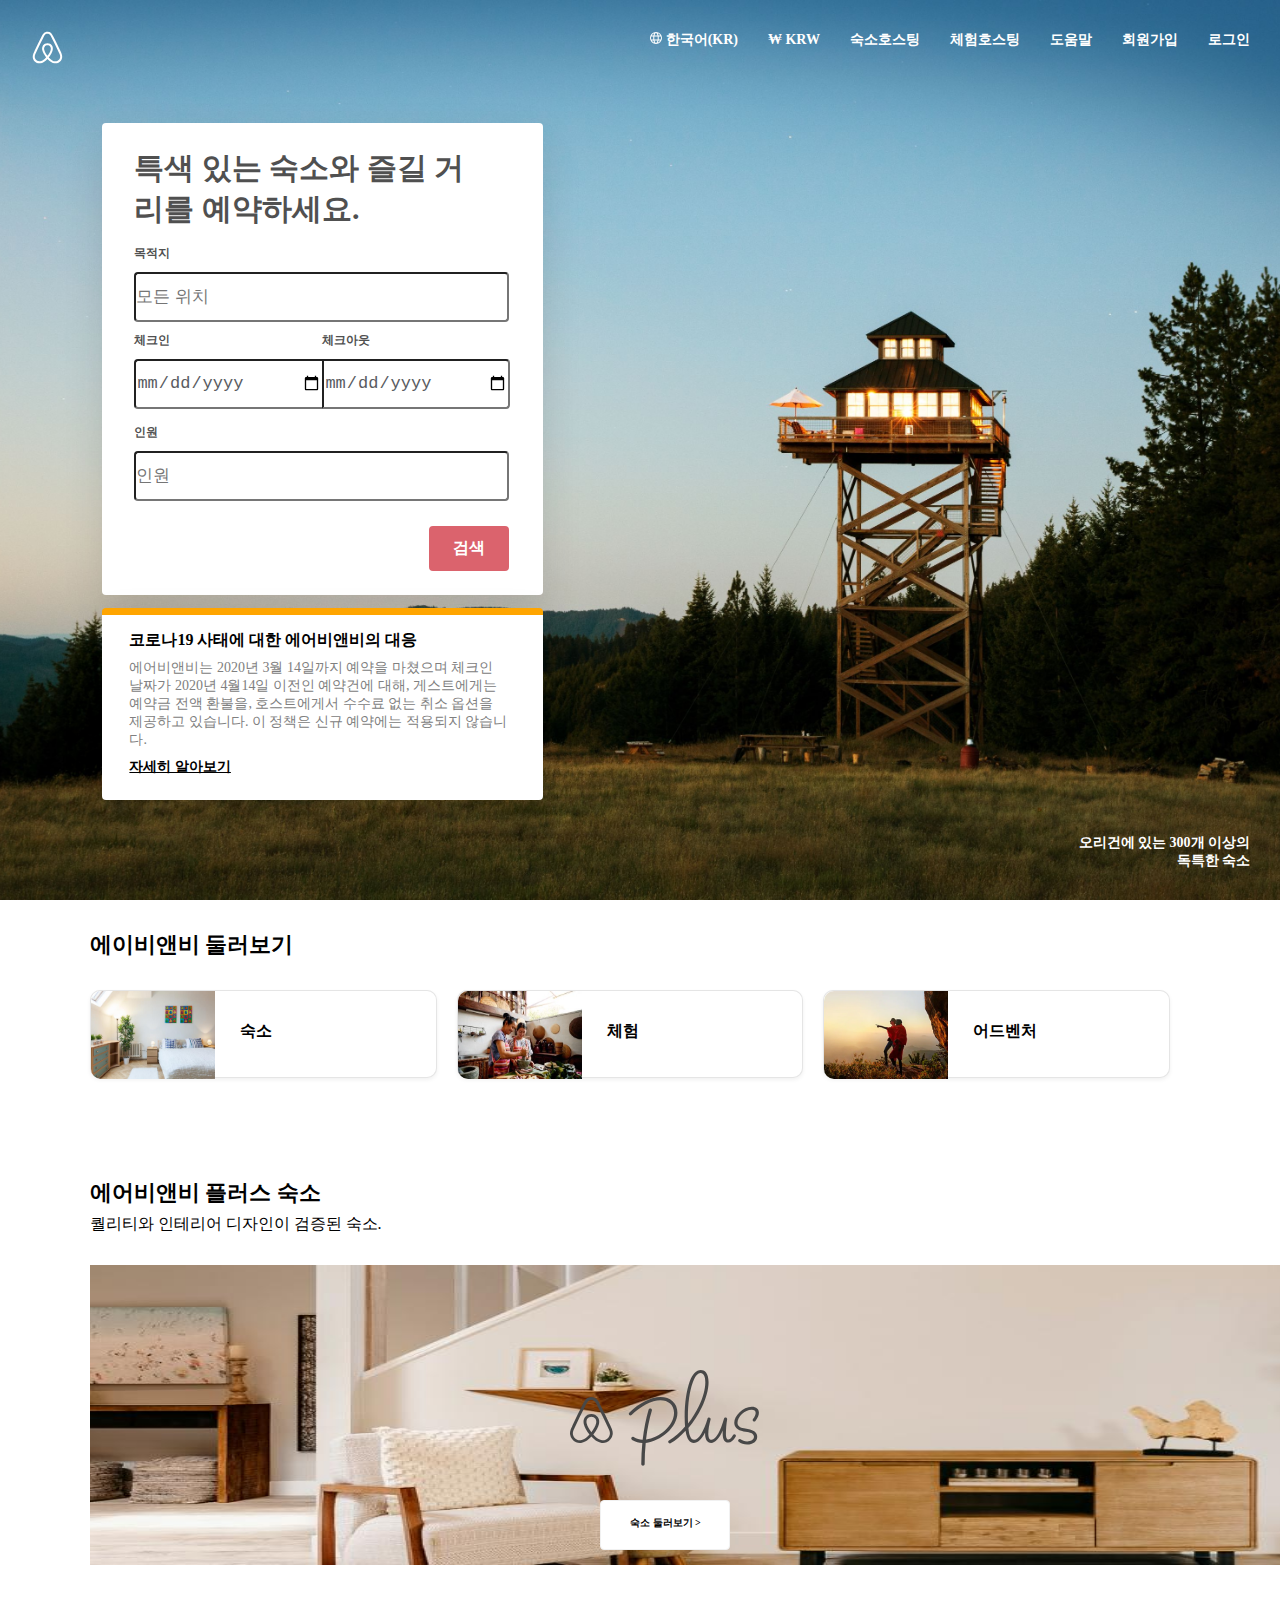
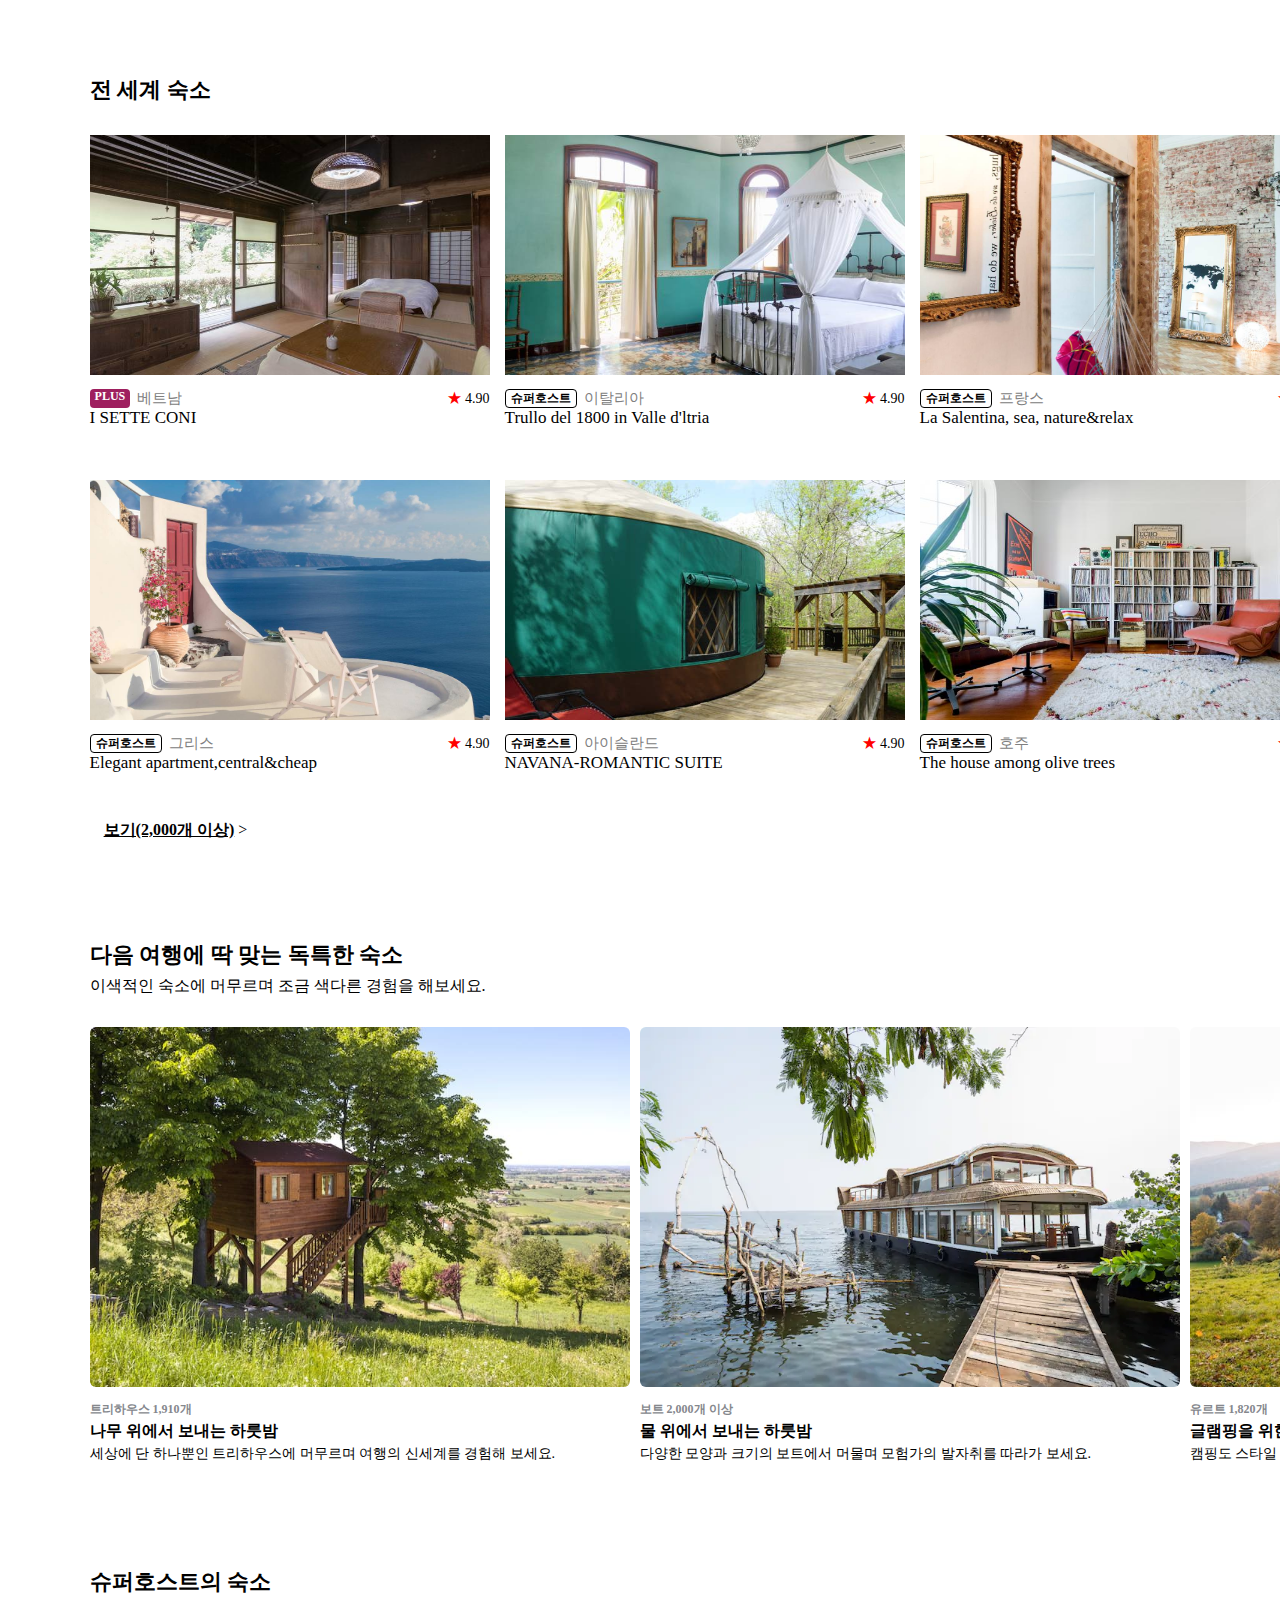
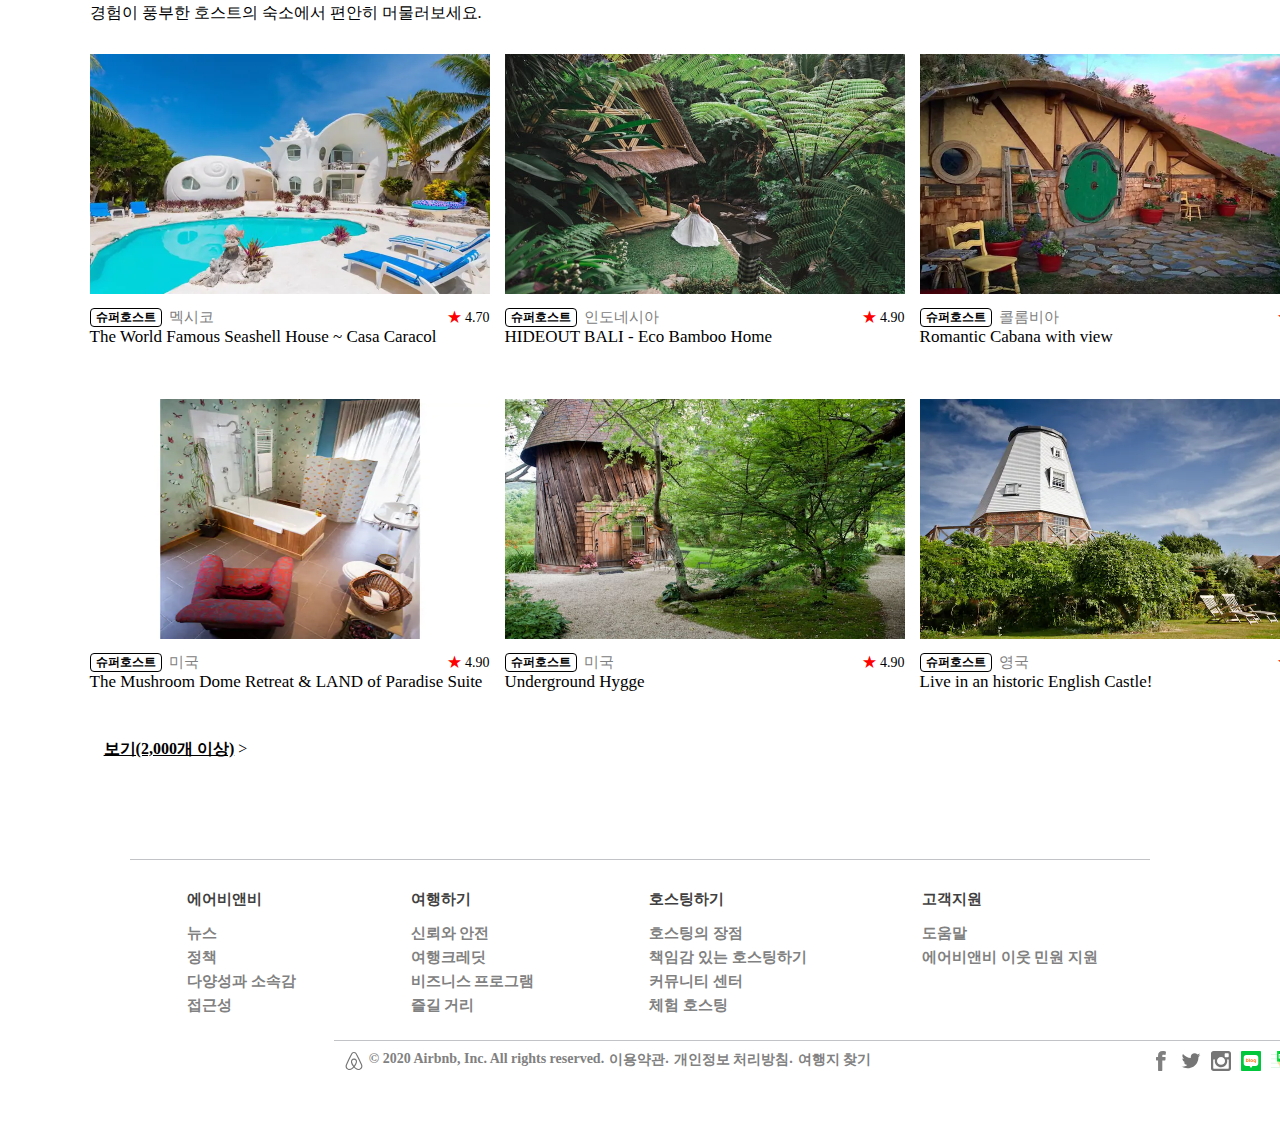
<file: index.html>
<!DOCTYPE html>
<html lang="ko">
  <head>
    <meta charset="UTF-8" />
    <meta name="viewport" content="width=device-width, initial-scale=1.0" />
    <title>

      에어비앤비
    </title>
    <link href="img/air.ico" rel="shortcut icon" type="image/x-icon" />
    <link rel="stylesheet" href="css/main.css" />
    <link rel="stylesheet" href="css/join.css" />
    <link rel="stylesheet" href="css/login-1.css" />
  </head>
  <body>
    <!-- 첫페이지(main-page) -->
    <header id="main-page" class="main-page">
      <nav class="main-nav">
        <div class="logo">
          <a href="index.html"><img src="img/logo.svg" width="35px"/></a>
        </div>
        <div class="item">
          <a href="#" ><img src="img/earth.svg" width="12px" />&nbsp한국어(KR)</a>
        </div>
        <div class="item">
          <a href="#" >&#8361; KRW</a>
        </div>
        <div class="item">
          <a href="#" >숙소호스팅</a>
        </div>
        <div class="item">
          <a href="#" >체험호스팅</a>
        </div>
        <div class="item">
          <a href="#" >도움말</a>
        </div>
        <div class="item">
          <a href="#" onclick="join_open()" >회원가입</a>
        </div>

        <div class="item">
          <a href="#" onclick="login_open()" >로그인</a>
        </div>
      </nav>

      <div class="main-form">
        <div class="text">
          특색 있는 숙소와 즐길 거리를 예약하세요.
        </div>
        <div class="p1">
          <div class="d1">
            목적지
          </div>
          <div class="d3">
            <input type="text" class="d3" placeholder="모든 위치" />
          </div>
        </div>
        <div class="p2">
          <div class="s1">
            <div class="d1">
              체크인
            </div>
            <div class="b2">
              <input type="date" class="day1" placeholder="년. 월. 일." />
            </div>
          </div>

          <div class="s2">
          <div class="d1">
            체크아웃
          </div>
          <div class="c2">
            <input type="date" class="day2" placeholder="년. 월. 일." />
          </div>
        </div>
      </div>

        <div class="p3">
          <div class="d1">
            인원
          </div>
          <div class="pp2">
            <input type="text" class="pp3" placeholder="인원" />
          </div>
        </div>
        <div class="search">
          <button type="submit" class="searchbtn">검색
        </div>
      </div>
      <div class="sub-form">
        <div class="t1">
          코로나19 사태에 대한 에어비앤비의 대응
        </div>
        <div class="t2">
          에어비앤비는 2020년 3월 14일까지 예약을 마쳤으며 체크인 날짜가 2020년
          4월14일 이전인 예약건에 대해, 게스트에게는 예약금 전액 환불을,
          호스트에게서 수수료 없는 취소 옵션을 제공하고 있습니다. 이 정책은 신규
          예약에는 적용되지 않습니다.
        </div>
        <div class="t3"><a href="">자세히 알아보기</a></div>
      </div>

      <div class="bottom-text">
        <a href="">오리건에 있는 300개 이상의 <br />독특한 숙소</a>
      </div>
    </header>
  <!-- 첫페이지(main-page) 끝 -->

  <!-- 서브페이지 시작-->
  <main class="sub-page">
    <!-- 에어비앤비 둘러보기 시작 -->
    <section class="look-around">
      <div class ="text-1">에이비앤비 둘러보기</div>
      <div class="wrapper">
        <div class="home">
          <div class="picture">
            <img src = "img/room.jpg" alt="방">
          </div>
          <div class="text">
            <div class="text-2">숙소</div>
          </div>
        </div>
        <div class="home">
          <div class="picture">
            <img src = "img/acting.jpg"  alt="체험">
          </div>
          <div class="text">
            <div class="text-2">체험</div>
          </div>
        </div>
        <div class="home">
          <div class="picture">
            <img src = "img/cl.webp" alt="어드벤처">
          </div>
          <div class="text">
            <div class="text-2">어드벤처</div>
          </div>
        </div>
      </div>
    </section>
    <!-- 에어비앤비 둘러보기 끝 -->
    <!-- 에어비앤비 Luxe를 만나 시작 -->
    <section class="plus">
      <div class="text-1">에어비앤비 플러스 숙소</div>
      <div class="text-3">퀄리티와 인테리어 디자인이 검증된 숙소.</div>
      <div class="wrapper-1">
        <div class="bg"></div>
        <div class="bg-text">
          <img src="img/logo plus.svg">
          <div class="bg-btn">숙소 둘러보기  ></div>
        </div>
      </div>
    </section>
    <!-- 에어비앤비 끝 -->
    <!-- 전세계숙소 시작 -->
    <section class ="house">
      <div class ="text-1">전 세계 숙소</div>

    <div class="container">
      <div class="box">
        <img src="img/1.jpg" />
        <div class="flex">
          <div class="flex_1">
          <div class="host_1">PLUS</div>
          <div class="title">베트남</div>
        
        </div>
      <div class="flex_2">
          <div class="star"><span>&starf;</span> 4.90</div>
          </div>
         
        </div>
        <div class="detail">I SETTE CONI</div>
        </div>
      
      <div class="box">
        <img src="img/2.jpg" />
        <div class="flex">
          <div class="flex_1">
          <div class="host">슈퍼호스트</div>
          <div class="title">이탈리아</div>
        </div>
        <div class="flex_2">
            <div class="star"><span>&starf;</span> 4.90</div>
            </div>
          </div>
          <div class="detail">Trullo del 1800 in Valle d'ltria</div>
        </div>
     
      <div class="box">
        <img src="img/3.jpg" />
        <div class="flex">
          <div class="flex_1">
          <div class="host">슈퍼호스트</div>
          <div class="title">프랑스</div>
        </div>
        <div class="flex_2">
            <div class="star"><span>&starf;</span> 4.90</div>
            </div>
          </div>
          <div class="detail">La Salentina, sea, nature&relax</div>
        </div>
     
      <div class="box">
        <img src="img/4.jpg" />
        <div class="flex">
          <div class="flex_1">
          <div class="host">슈퍼호스트</div>
          <div class="title">포루투갈</div>
        </div>
        <div class="flex_2">
            <div class="star"><span>&starf;</span> 4.90</div>
            </div>
          </div>
          <div class="detail">Holiday in Style at This Elegant</div>
      </div>
          <div class="box">
            <img src="img/5.jpg" />
            <div class="flex">
              <div class="flex_1">
              <div class="host">슈퍼호스트</div>
              <div class="title">그리스</div>
            </div>
            <div class="flex_2">
                <div class="star"><span>&starf;</span> 4.90</div>
                </div>
              </div>
              <div class="detail">Elegant apartment,central&cheap</div>
            </div>
          
          <div class="box">
            <img src="img/6.jpg" />
            <div class="flex">
              <div class="flex_1">
              <div class="host">슈퍼호스트</div>
              <div class="title">아이슬란드</div>
            </div>
            <div class="flex_2">
                <div class="star"><span>&starf;</span> 4.90</div>
                </div>
              </div>
              <div class="detail">NAVANA-ROMANTIC SUITE</div>
            </div>
         
          <div class="box">
            <img src="img/7.jpg" />
            <div class="flex">
              <div class="flex_1">
              <div class="host">슈퍼호스트</div>
              <div class="title">호주</div>
            </div>
            <div class="flex_2">
                <div class="star"><span>&starf;</span> 4.90</div>
                </div>
              </div>
              <div class="detail">The house among olive trees</div>
            </div>
          
    
          <div class="box">
            <img src="img/8.jpg" />
            <div class="flex">
            <div class="flex_1">
              <div class="host">슈퍼호스트</div>
              <div class="title">일본</div>
            </div>
            <div class="flex_2">
                <div class="star"><span>&starf;</span> 4.90</div>
                </div>
              </div>
              <div class="detail">In the historical center of Lecce</div>
        </div>

      </div>
      <div class="see2"><a href="">보기(2,000개 이상)</a> ></div>
     </section>
     <!-- 그리드 1 끝 -->
     <section class="next">
      <div class ="text-1">다음 여행에 딱 맞는 독특한 숙소</div>
      <div class="text-3">이색적인 숙소에 머무르며 조금 색다른 경험을 해보세요.</div>

      <div class="container1">
        <div class="box1">
          <img src="img/9.jpg" />
          <div class="e1">트리하우스 1,910개</div>
          <div class="e2">나무 위에서 보내는 하룻밤</div>
          <div class="e3">
            세상에 단 하나뿐인 트리하우스에 머무르며 여행의 신세계를 경험해
            보세요.
          </div>
        </div>
        <div class="box1">
          <img src="img/10.webp" />
          <div class="e1">보트 2,000개 이상</div>
          <div class="e2">물 위에서 보내는 하룻밤</div>
          <div class="e3">
            다양한 모양과 크기의 보트에서 머물며 모험가의 발자취를 따라가 보세요.
          </div>
        </div>
  
        <div class="box1">
          <img src="img/11.jpg" />
          <div class="e1">유르트 1,820개</div>
          <div class="e2">글램핑을 위한 숙소</div>
          <div class="e3">
            캠핑도 스타일 있게! 대자연 속에서도 안락함을 즐겨보세요.
          </div>
        </div>
     </section>
     <!-- 그리드 끝 -->
      <!-- 슈퍼호스트 시작 -->
    <section class ="house">
      <div class ="text-1">슈퍼호스트의 숙소</div>
      <div class="text-3">경험이 풍부한 호스트의 숙소에서 편안히 머물러보세요.</div>

    <div class="container">
      <div class="box">
        <img src="img/12.webp" />
        <div class="flex">
          <div class="flex_1">
          <div class="host">슈퍼호스트</div>
          <div class="title">멕시코</div>
        
        </div>
      <div class="flex_2">
          <div class="star"><span>&starf;</span> 4.70</div>
          </div>
         
        </div>
        <div class="detail">The World Famous Seashell House ~ Casa Caracol</div>
        </div>
      
      <div class="box">
        <img src="img/13.jpg" />
        <div class="flex">
          <div class="flex_1">
          <div class="host">슈퍼호스트</div>
          <div class="title">인도네시아</div>
        </div>
        <div class="flex_2">
            <div class="star"><span>&starf;</span> 4.90</div>
            </div>
          </div>
          <div class="detail">HIDEOUT BALI - Eco Bamboo Home</div>
        </div>
     
      <div class="box">
        <img src="img/14.webp" />
        <div class="flex">
          <div class="flex_1">
          <div class="host">슈퍼호스트</div>
          <div class="title">콜롬비아</div>
        </div>
        <div class="flex_2">
            <div class="star"><span>&starf;</span> 4.88</div>
            </div>
          </div>
          <div class="detail">Romantic Cabana with view</div>
        </div>
     
      <div class="box">
        <img src="img/15.webp" />
        <div class="flex">
          <div class="flex_1">
          <div class="host">슈퍼호스트</div>
          <div class="title">미국</div>
        </div>
        <div class="flex_2">
            <div class="star"><span>&starf;</span> 4.90</div>
            </div>
          </div>
          <div class="detail">The Joshua Tree House</div>
      </div>
          <div class="box">
            <img src="img/16.webp" />
            <div class="flex">
              <div class="flex_1">
              <div class="host">슈퍼호스트</div>
              <div class="title">미국</div>
            </div>
            <div class="flex_2">
                <div class="star"><span>&starf;</span> 4.90</div>
                </div>
              </div>
              <div class="detail">The Mushroom Dome Retreat & LAND of Paradise Suite</div>
            </div>
          
          <div class="box">
            <img src="img/17.jpg" />
            <div class="flex">
              <div class="flex_1">
              <div class="host">슈퍼호스트</div>
              <div class="title">미국</div>
            </div>
            <div class="flex_2">
                <div class="star"><span>&starf;</span> 4.90</div>
                </div>
              </div>
              <div class="detail">Underground Hygge</div>
            </div>
         
          <div class="box">
            <img src="img/18.webp" />
            <div class="flex">
              <div class="flex_1">
              <div class="host">슈퍼호스트</div>
              <div class="title">영국</div>
            </div>
            <div class="flex_2">
                <div class="star"><span>&starf;</span> 4.90</div>
                </div>
              </div>
              <div class="detail">Live in an historic English Castle!</div>
            </div>
          
    
          <div class="box">
            <img src="img/19.jpg" />
            <div class="flex">
            <div class="flex_1">
              <div class="host">슈퍼호스트</div>
              <div class="title">아이슬란드</div>
            </div>
            <div class="flex_2">
                <div class="star"><span>&starf;</span> 4.90</div>
                </div>
              </div>
              <div class="detail">Amazing view - Moderne apartment</div>
        </div>

      </div>
      <div class="see2"><a href="">보기(2,000개 이상)</a> ></div>
     </section>

     <!-- 마무리 -->
     <section class="footer">
      
       <div class="flex">
         <div class="f1">
          <div class="t1">에어비앤비</div>
          <div class="t2"><a href="">뉴스</a></div>
          <div class="t2"><a href="">정책</a></div>
          <div class="t2"><a href="">다양성과 소속감</a></div>
          <div class="t2"><a href="">접근성</a></div>
         </div>
         <div class="f2">
          <div class="t1">여행하기</div>
          <div class="t2"><a href="">신뢰와 안전</a></div>
          <div class="t2"><a href="">여행크레딧</a></div>
          <div class="t2"><a href="">비즈니스 프로그램</a></div>
          <div class="t2"><a href="">즐길 거리</a></div>

         </div>
         <div class="f3">
          <div class="t1">호스팅하기</div>
          <div class="t2"><a href="">호스팅의 장점</a></div>
          <div class="t2"><a href="">책임감 있는 호스팅하기</a></div>
          <div class="t2"><a href="">커뮤니티 센터</a></div>
          <div class="t2"><a href="">체험 호스팅</a></div>

         </div>
         <div class="f4">
          <div class="t1">고객지원</div>
          <div class="t2"><a href="">도움말</a></div>
          <div class="t2"><a href="">에어비앤비 이웃 민원 지원</a></div>
          

         </div>



       </div>
       
       <div class="flex1">
         <!-- <div class="hr1"><span><hr></span></div> -->
         <div class="i0"><img src="img/logo-1.svg"></div>
         <div class="i1">© 2020 Airbnb, Inc. All rights reserved.</div>
         <div class="i2"><a href="">이용약관</a></div>
         <div>.</div>
         <div class="13"><a href="">개인정보 처리방침</a></div>
         <div>.</div>

         <div class="14"><a href="">여행지 찾기</a></div>
         <div class="i5"><img src="img/face.svg"></div>
         <div class="i6"><img src="img/twi.svg"></div>
         <div class="i7"><img src="img/ins.svg"></div>
         <div class="i8"><img src="img/blog.svg"></div>
         <div class="i9"><img src="img/post.svg"></div>
         

       </div>

     </section>
    

  </main>
   <!-- 조인팝업창 시작 -->
   <div id="join-popup" class="join-popup">
    <!-- 조인 윈도우창 시작 -->
    <div class="join-window">
      <div class="close-button">
        <!-- 닫는버튼 -->
        <button onclick="join_close()">
          <img src="img/close.svg" width="14px" />
        </button>
      </div>
      <div class="fbook-login form">
        <div><img src="img/facebook.svg" width="15px" /></div>
        &nbsp&nbsp
        <div>페이스북계정으로 로그인</div>
      </div>
      <div class="google-login form">
        <div><img src="img/google.svg" width="15px" /></div>
        &nbsp&nbsp
        <div>
          구글계정으로 로그인
        </div>
      </div>
      <div class="line-combo">
        <div class="line-left"></div>
        <span>&nbsp&nbsp&nbsp또는&nbsp&nbsp&nbsp</span>
        <div class="line-right"></div>
      </div>
      <div class="email-join form">
        <div><img src="img/email.svg" width="15px" /></div>
        &nbsp&nbsp
        <div>이메일로 회원가입</div>
      </div>
      <div class="line"></div>
      <div class="login">
        <div>이미 에어비앤비 계정이 있나요?</div>
        &nbsp&nbsp
        <div class="login-btn">
          <a href="grid-1.html">로그인</a>
        </div>
      </div>
    </div>
  </div>
  <!-- 로그인팝업창 시작 -->
  <div id="login-popup" class="login-popup">
    <!-- 로그인 윈도우창 시작 -->
    <div class="login-window">
      <div class="close-button">
        <!-- 닫는버튼 -->
        <button onclick="login_close()">
          <img src="img/close.svg" width="14px" />
        </button>
      </div>
      <div class="fbook-login form">
        <div><img src="img/facebook.svg" width="15px" /></div>
        &nbsp&nbsp
        <div>페이스북계정으로 로그인</div>
      </div>
      <div class="google-login form">
        <div><img src="img/google.svg" width="15px" /></div>
        &nbsp&nbsp
        <div>
          구글계정으로 로그인
        </div>
      </div>
      <div class="line-combo">
        <div class="line-left"></div>
        <span>&nbsp&nbsp&nbsp또는&nbsp&nbsp&nbsp</span>
        <div class="line-right"></div>
      </div>

      <div class="email-id">
        <div>
          <input
            type="text"
            class="text_input"
            placeholder="이메일 주소"
            style="background:url(img/emaillogin.svg);
            background-position:right center; 
             background-repeat:no-repeat;
             background-size: 20px;"
          />
        </div>
        <div>
          <input
            type="password"
            class="text_input"
            placeholder="비밀번호"
            style="background:url(img/password.svg);
            background-position:right center; 
             background-repeat:no-repeat;
             background-size: 20px;"
          />
        </div>
        <div class="flex3">
          <div class="checkbox">
            <label>
              <input type="checkbox" style="margin-bottom:15px" />
              비밀번호 저장
            </label>
          </div>
          <div class="see"><a href="">비밀번호 보기</a></div>
        </div>
        <div class="flex4">
          <div>
            <a href="">전화번호로 로그인</a><span>.</span>
            <a href="">비밀번호가 생각나지 않으세요?</a>
          </div>
        </div>
        <div class="login-btn">
          <button type="submit" class="loginBtn">로그인</button>
        </div>
      </div>

      <div class="line"></div>
      <div class="join">
        <div>에어비앤비 계정이 없으세요?</div>
        &nbsp&nbsp
        <div class="join-btn">
          <a href="join.html">회원가입</a>
        </div>
      </div>
    </div>
  </div>
  <!-- 조인팝업창 끝 -->
  <script>
    var join_popup = document.getElementById("join-popup");
    function join_close() {
      join_popup.style.display = "none";
    }
    function join_open() {
      join_popup.style.display = "block";
    }
    var login_popup = document.getElementById("login-popup");
      function login_close() {
        login_popup.style.display = "none";
      }
      function login_open() {
        login_popup.style.display = "block";
      }
  </script>
    </body>
</html>
</file>
<file: css/main.css>
* {
  box-sizing: border-box;
  margin: 0;
  padding: 0;
}

html,
body {
  height: 100%;
}
body {
  font-family: Circular, -apple-system, BlinkMacSystemFont;
}
.main-page {
  height: 100%;
  background-image: url("../img/main.jpg");
  background-repeat: no-repeat;
  background-size: cover;
  background-position: center center;
}

.main-nav {
  padding: 30px;
  height: 110px;
  display: flex;
  justify-content: flex-end;
}
.main-nav .logo {
  margin-right: auto;
}
.main-nav .item a {
  font-size: 14px;
  font-weight: 800;
  color: white;
  text-decoration: none;
}
.main-nav .item a:hover {
  color: white;
  border-bottom: 2px solid white;
  padding-bottom: 30px;
}

.main-nav .item {
  margin-left: 30px;
}

.main-form {
  background-color: white;
  margin-left: 8%;
  margin-top: 1%;
  padding: 25px 32px 24px 32px;
  width: 441px;
  border-radius: 4px;
  overflow: hidden;
  box-shadow: 0 16px 40px rgba(0, 0, 0, 0.12);
}
.main-form .text {
  font-size: 30px;
  font-weight: bold;
  margin-right: 40px;
  margin-bottom: 15px;
  color: rgb(80, 80, 80);
}
.main-form .d1 {
  font-size: 12px;
  font-weight: bold;
  color: rgb(80, 80, 80);
}
.sub-form {
  background-color: white;
  margin-left: 8%;
  margin-top: 1%;
  padding: 15px 35px 24px 27px;
  width: 441px;
  border-radius: 4px;
  border-top: 7px solid orange;
  overflow: hidden;
  box-shadow: 0 16px 40px rgba(0, 0, 0, 0.12);
}
.bottom-text {
  position: absolute;
  bottom: 30px;
  right: 30px;
  font-weight: 800;
  font-size: 14px;

  text-align: right;
}
.bottom-text a {
  text-decoration: none;
  color: white;
}
.bottom-text a:hover {
  color: white;
  border-bottom: 1px solid white;
}
.sub-form .t1 {
  margin-bottom: 8px;
  font-weight: 800;
}
.sub-form .t2 {
  margin-bottom: 8px;
  font-size: 14px;
  color: grey;
}
.sub-form .t3 a {
  font-weight: 800;
  color: black;
  font-size: 14px;
}
.main-form .d3,
.main-form .pp3 {
  color: #595b5f;
  width: 375px;
  height: 50px;
  padding: 0px 0px;
  margin-bottom: 15px;
  margin-top: 5px;
  border-radius: 4px;
  font-size: 17px;
}
.main-form .p2 {
  display: flex;
}
.main-form .day1,
.main-form .day2 {
  color: #595b5f;
  width: 188px;
  height: 50px;
  padding: 0px 0px;
  margin-bottom: 15px;
  margin-top: 10px;
  border-radius: 4px;
  font-size: 17px;
}
.main-form .day1 {
  border-right: none;
  border-radius: 4px 0px 0px 4px;
}
.main-form .day2 {
  border-radius: 0px 4px 4px 0px;
}
.main-form .pp3 {
  margin-top: 10px;
}
.searchbtn {
  background-color: rgb(219, 99, 109);
  color: white;
  border: 2px solid rgb(219, 99, 109);
  cursor: pointer;
  width: 80px;
  height: 45px;
  border-radius: 4px;
  justify-content: center;
  font-weight: 800;
  font-size: 16px;
  margin-top: 10px;
  padding: 6px 0px;
  margin-left: 295px;
}
/* 메인페이지 끝 */
/* 서브페이지 시작 */
.sub-page {
  margin-top: 30px;
  padding: 0px 7%;
}
.sub-page .text-1 {
  font-size: 22px;
  font-weight: 800;
  margin-top: 20px;
}
.sub-page .text-2 {
  font-size: 16px;
  font-weight: 800;
  margin-left: 25px;
  margin-top: 30px;
}
.sub-page .text-3 {
  margin-top: 6px;
  font-size: 16px;
}

.look-around .wrapper {
  display: flex;
  width: auto;
}
.look-around .wrapper .home {
  display: flex;
  position: relative;
  border-radius: 10px;
  background-color: white;
  border: 1px solid rgba(0, 0, 0, 0.1);
  box-shadow: rgba(0, 0, 0, 0.06) 0px 2px 4px 0px;
  height: 88px;
  width: 550px;
  cursor: pointer;
  margin: 30px 20px 80px 0px;
}
.look-around .wrapper .home img {
  height: 88px;
  width: 124px;
  border-radius: 10px 0px 0px 10px;
}
.sub-page .plus .bg {
  background-image: url(../img/table.jpg);
  height: 300px;
  width: 1650px;
  background-position: center center;
  background-repeat: no-repeat;
  background-size: 1700px 300px;
  margin-top: 30px;
  margin-bottom: 80px;
}
.sub-page .plus .bg-text {
  background-color: rgba(0, 0, 0, 0);
  /*rgba에서 a 는 투명도*/

  font-weight: bold;

  position: absolute;
  top: 1350px;
  left: 43%;

  padding: 20px;
  text-align: center;
}
.sub-page .plus .bg-btn {
  border: 1px solid #f1f1f1;
  font-size: 10px;
  background-color: white;
  padding: 6px 15px;
  width: 130px;
  height: 50px;
  border-radius: 4px;
  font-weight: bold;
  text-align: center;
  padding-top: 15px;
  margin-left: 30px;
  margin-top: 30px;
  cursor: pointer;
}
/* 하우스 섹션 */
.house {
  padding-top: 10px;
}
.house .container {
  display: grid;
  /*열을 설정*/
  grid-template-columns: repeat(4, 400px);
  /* grid-template-rows: 50px 100px; */
  grid-auto-rows: 330px;
  grid-gap: 15px;
  margin-top: 30px;
}
.house .box {
  cursor: pointer;
}
.house img {
  width: 400px;
  height: 240px;
  margin-bottom: 10px;
}
.house .flex_1 {
  display: flex;
}
.house .flex {
  display: flex;
}
.house .flex_2 {
  margin-left: auto;
}
.house .host {
  font-size: 12px;
  border: 1px solid black;
  border-radius: 4px;
  font-weight: bold;
  padding: 0px 5px;
}
.house .host_1 {
  font-size: 12px;
  background: rgb(158, 31, 95);
  color: white;
  border-radius: 4px;
  font-weight: bold;
  padding: 0px 5px;
}
.house .title {
  color: grey;
  margin-left: 7px;
  font-size: 15px;
}

.house .star span {
  color: red;
  font-size: 15px;
}
.house .star {
  font-size: 14px;
  margin-left: auto;
}
.house .detail {
  font-size: 17px;
}
.house .see2 a {
  font-size: 16px;
  font-weight: bold;
  color: black;
  margin-left: 4px;
}
.house .see2 {
  margin-bottom: 50px;
  height: 40px;
  padding: 10px;
  width: 180px;
}
.house .see2:hover {
  background-color: rgb(236, 235, 235);

  width: 180px;
  font-size: 16px;
  font-weight: bold;
  color: black;
  border-radius: 6px;
}
/* 전세계숙소 끝 */
/* 다음여행 시작 */
.next {
  padding-top: 20px;
}
.next .container1 {
  display: grid;
  /*열을 설정*/
  grid-template-columns: repeat(3, 535px);
  /* grid-template-rows: 50px 100px; */
  grid-auto-rows: 450px;
  grid-gap: 15px;
  margin-top: 30px;
  margin-bottom: 60px;
}
.next .box1 {
  cursor: pointer;
}
.next img {
  width: 540px;
  height: auto;
  margin-bottom: 10px;
  border-radius: 6px;
}
.next .e1 {
  font-size: 12px;
  color: #85888d;
  font-weight: bold;
  margin-bottom: 3px;
}
.next .e2 {
  font-size: 16px;
  font-weight: bold;
  margin-bottom: 3px;
}
.next .e3 {
  font-size: 14px;
}
/* 다음여행 끝 */
.footer {
  padding: 40px;
}
.footer .flex {
  display: flex;
  justify-content: center;
  padding-top: 30px;
  border-top: 0.1px solid #c2c3c7;
  padding-bottom: 20px;
  font-size: 15px;
}
.footer .flex .t1 {
  color: rgb(65, 64, 64);
  font-weight: bold;
  margin-left: 5px;
  padding-bottom: 15px;
}
.footer .flex .t2 {
  color: rgb(129, 129, 129);
  font-weight: bold;
  padding-bottom: 5px;
}
.footer .flex .f1 {
  margin-right: 110px;
}
.footer .flex .f2 {
  margin-right: 110px;
}
.footer .flex .f3 {
  margin-right: 110px;
}

.footer .flex1 {
  padding-top: 10px;
  display: flex;
  margin-left: 20%;
  font-size: 14px;
  color: rgb(129, 129, 129);
  font-weight: bold;
  width: 1000px;
  border-top: 0.1px solid #c2c3c7;
  padding-bottom: 20px;
}

.footer .flex1 img {
  margin-left: 10px;
  width: 20px;
}
.footer .i1 {
  padding-left: 5px;
}
.footer .i5 {
  margin-left: 270px;
}
.footer a {
  text-decoration: none;
  color: rgb(129, 129, 129);
  font-weight: bold;

  margin-left: 5px;
}
.footer a:hover {
  color: rgb(129, 129, 129);
  font-weight: bold;
  border-bottom: 1px solid rgb(129, 129, 129);
}
/* 함수 */
</file>
<file: css/join.css>
.join-popup {
  /*배경*/
  display: none;
  position: fixed;
  left: 0;
  top: 0;
  width: 100%;
  height: 100%;
  background-color: rgba(29, 29, 29, 0.8);
}
.join-window {
  /*팝업*/
  background-color: #fefefe;
  position: absolute;
  top: 38%;
  left: 38%;
  border: 1px solid #888;
  width: 25%;
  height: 33%;
}
.join-popup .form {
  padding: 7px 10px;
  margin-top: 15px;
  margin-bottom: 15px;
  margin-left: 30px;
  margin-right: 20px;

  border: none;
  cursor: pointer;
  width: 88%;
  border-radius: 4px;
  font-weight: 800;
}
.join-popup .fbook-login {
  background-color: #4568b2;
  border: 2px solid #4568b2;
  color: white;
  display: flex;
  justify-content: center;
}
.join-popup .google-login {
  background-color: white;
  color: black;
  border: 2px solid rgb(129, 129, 129);
  display: flex;
  justify-content: center;
}
.join-popup .email-join {
  background-color: rgb(219, 99, 109);
  color: white;
  display: flex;
  border: 2px solid rgb(219, 99, 109);
  justify-content: center;
}
.join-popup .close-button button {
  background-color: white;
  border-width: 0px;
  margin-top: 15px;
  margin-left: 15px;
  box-shadow: 0px 0px 4px 2px rgb(216, 216, 216);
  cursor: pointer;
  padding: 5px;
  border-radius: 100%;
}
.join-popup .line-combo span {
  font-size: 12px;
  font-weight: bold;
  color: #6b6d72;
}
.join-popup .line-left {
  width: 192px;
  border-bottom: 1px solid #e4e4e4;
  margin-bottom: 8px;
}
.join-popup .line-right {
  width: 192px;
  border-bottom: 1px solid #e4e4e4;
  margin-bottom: 8px;
}
.join-popup .line-combo {
  display: flex;
  text-align: center;
  margin: 15px 20px;
}
.join-popup .line {
  width: 430px;
  border-bottom: 1px solid #e4e4e4;
  margin-bottom: 10px;
  margin: 15px 20px;
}
.join-popup .login {
  margin: 15px 30px;
  display: flex;
}
.join-popup .login-btn a {
  text-decoration: none;
  color: #06a086;
  font-weight: 800;
}
body {
  font-family: Circular, -apple-system, BlinkMacSystemFont;
}
</file>
<file: css/login-1.css>
.login-popup {
  /*배경*/
  display: none;
  position: fixed;
  left: 0;
  top: 0;
  width: 100%;
  height: 100%;
  background-color: rgba(29, 29, 29, 0.8);
}
.login-window {
  /*팝업*/
  background-color: #fefefe;
  position: absolute;
  top: 30%;
  left: 38%;
  border: 1px solid #888;
  width: 25%;
  height: 48%;
}
.login-popup .form {
  padding: 7px 10px;
  margin-top: 15px;
  margin-bottom: 15px;
  margin-left: 23px;
  margin-right: 20px;
  border: none;
  cursor: pointer;
  width: 90%;
  border-radius: 4px;
  font-weight: 800;
}
.login-popup .fbook-login {
  background-color: #4568b2;
  border: 2px solid #4568b2;
  color: white;
  display: flex;
  justify-content: center;
}
.login-popup .google-login {
  background-color: white;
  color: black;
  border: 2px solid rgb(129, 129, 129);
  display: flex;
  justify-content: center;
}

.email-id {
  padding: 7px 10px;
  margin: 8px 13px;
  border: none;
}
.login-btn button {
  background-color: rgb(219, 99, 109);
  color: white;
  border: 2px solid rgb(219, 99, 109);
  cursor: pointer;
  width: 430px;
  border-radius: 4px;
  justify-content: center;
  font-weight: 800;
  font-size: 16px;
  margin-top: 10px;
  padding: 6px 0px;
}

.login-popup .close-button button {
  background-color: white;
  border-width: 0px;
  margin-top: 15px;
  margin-left: 15px;
  box-shadow: 0px 0px 4px 2px rgb(216, 216, 216);
  cursor: pointer;
  padding: 5px;
  border-radius: 100%;
}
.login-popup .line-combo span {
  font-size: 12px;
  font-weight: bold;
  color: #6b6d72;
}
.login-popup .line-left {
  width: 192px;
  border-bottom: 1px solid #e4e4e4;
  margin-bottom: 8px;
}
.login-popup .line-right {
  width: 192px;
  border-bottom: 1px solid #e4e4e4;
  margin-bottom: 8px;
}
.login-popup .line-combo {
  display: flex;
  text-align: center;
  margin: 15px 20px;
}
.login-popup .line {
  width: 430px;
  border-bottom: 1px solid #e4e4e4;
  margin-bottom: 10px;
  margin: 15px 20px;
}
.login-popup .login {
  margin: 15px 30px;
  display: flex;
}
.login-popup .login-btn a {
  text-decoration: none;
  color: #06a086;
  font-weight: 800;
}
.flex3 {
  display: flex;
  border: none;
  font-size: 13px;
  margin-left: auto;
}

.flex4 {
  display: flex;
  border: none;
  font-size: 12px;
}
.join {
  display: flex;
  padding: 7px 10px;
  margin: 15px 20px;
  border: none;
  width: 86%;
  font-size: 13px;
}
.join a {
  text-decoration: none;
  color: #06a086;
  font-weight: bold;
}
.see a {
  text-decoration: none;
  color: #06a086;
  font-weight: bold;
  margin-left: 238px;
}

.flex4 a {
  text-decoration: none;
  color: #06a086;
  font-weight: bold;
}
.text_input {
  color: #595b5f;
  width: 420px;
  padding: 8px 5px;
  margin-bottom: 10px;
  border-radius: 4px;
}
body {
  font-family: Circular, -apple-system, BlinkMacSystemFont;
}
</file>
